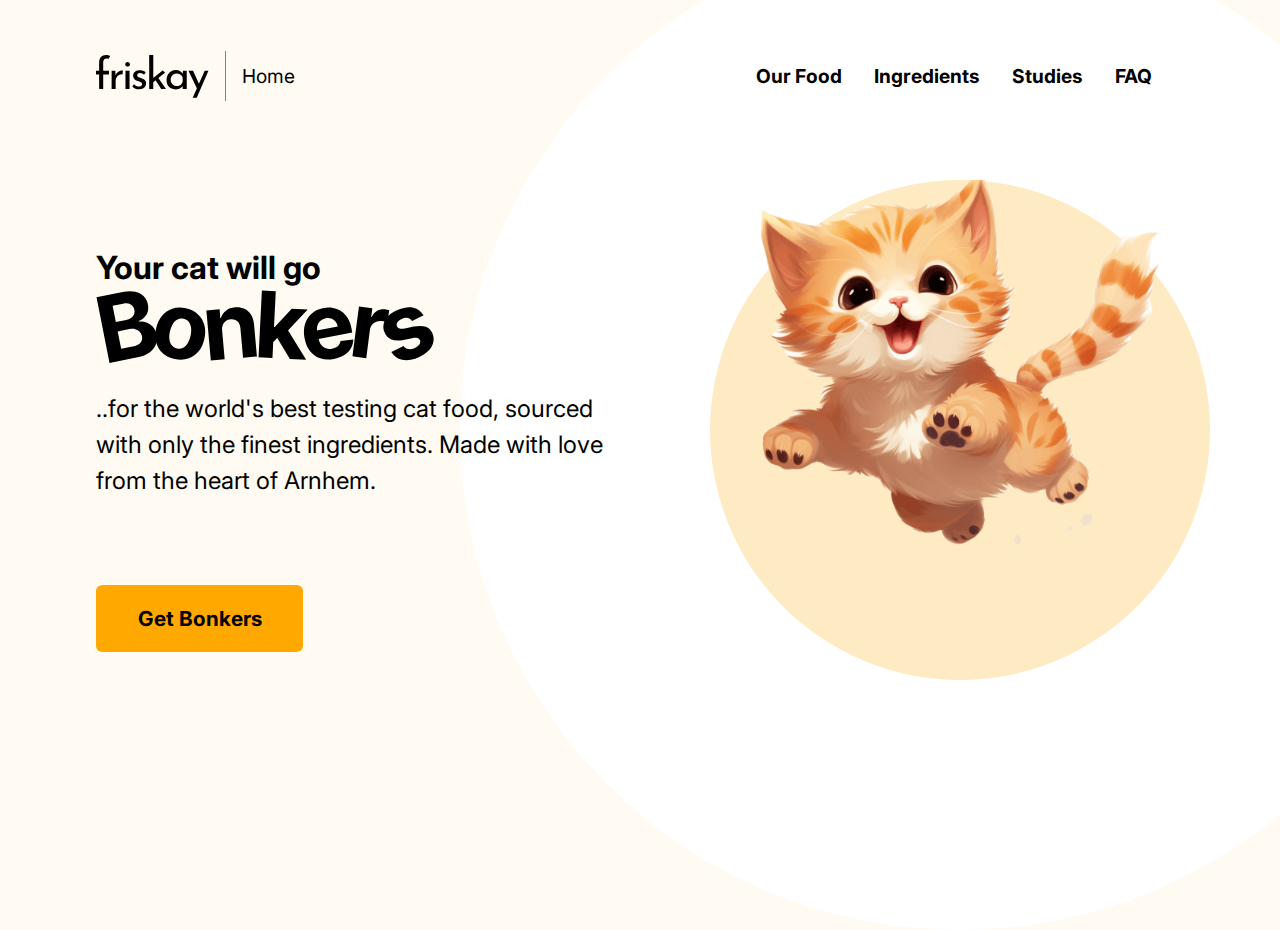
<file: index.html>
<!DOCTYPE html>
<html lang="en">
<head>
    <meta charset="UTF-8">
    <meta name="viewport" content="width=device-width, initial-scale=1.0">
    <title>Kitty web</title>
    <link rel="preconnect" href="https://fonts.googleapis.com">
    <link rel="preconnect" href="https://fonts.gstatic.com" crossorigin>
    <link href="https://fonts.googleapis.com/css2?family=Inter:ital,opsz,wght@0,14..32,100..900;1,14..32,100..900&display=swap" rel="stylesheet">
    <link rel="stylesheet" href="/CatfoodCSSPrac/css/main.css">
</head>
<body>

    <div class="wrap">
        <header>
            <div class="header-left">
                <img src="/CatfoodCSSPrac/assets/images/logo.svg">
                <div class="divider hide-mobile"></div>
                <a href="#" class="home hide-mobile">Home</a>
            </div>

            <nav>
                <a href="#" class="menu-open hide-desktop">
                    <img src="/CatfoodCSSPrac/assets/images/menu.svg" alt="Open menu">
                </a>
                <ul>
                    <li class="hide-desktop">
                        <a href="#" class="menu-close">
                            <img src="/CatfoodCSSPrac/assets/images/close.svg" alt="Close menu">
                        </a>
                    </li>
                    <li><a href="#">Our Food</a></li>
                    <li><a href="#">Ingredients</a></li>
                    <li><a href="#">Studies</a></li>
                    <li><a href="#">FAQ</a></li>
                </ul>
            </nav>
        </header>

        <main>
            <h1>Your cat will go <img src="/CatfoodCSSPrac/assets/images/bonkers.svg" alt="Text that says bonkers"></h1>
            <p class="subhead">
                ..for the world's best testing cat food,
                sourced with only the finest ingredients.
                Made with love from the heart of Arnhem.
            </p>
            <a href="#" class="primary-cta">Get Bonkers</a>
        </main>

        <div class="cat-container">
            <div class="cat">
                <img src="/CatfoodCSSPrac/assets/images/cat.png" alt="Cat illustration">
                <div class="inner-circle"></div>
                <div class="outer-circle"></div>
            </div>
        </div>
    </div>

    <script>

        const menu = document.querySelector('nav ul');
        const menuBtn = document.querySelector('.menu-open');
        const closeBtn = document.querySelector('.menu-close');

        menuBtn.addEventListener('click', () => {
            menu.classList.add('open')
        })

        closeBtn.addEventListener('click', () => {
            menu.classList.remove('open')
        })

    </script>
</body>
</html>
</file>
<file: CatfoodCSSPrac/css/main.css>
*{
    box-sizing: border-box;
}

.hide-mobile{
    display: none;
}

body{
    background-color: #fffbf3;
    margin: 0;
    font-family: 'Inter';
}

.wrap {
    margin: 2em;
}

header {
    display: flex;
    justify-content: space-between;
}

nav ul {
    background-color: white;
    position: fixed;
    z-index: 999;
    top: 0;
    right: 0;
    height: 100vh;
    margin: 0;
    list-style: none;
    width: 40%;
    text-align: right;
    padding: 2em;
    transform: translateX(100%);
    transition: transform 0.5s ease-in-out;

    li{
        margin: 2em 0;

        &:nth-of-type(1){
            margin-bottom: 4em;
        }

        a{
            color: black;
            text-decoration: none;
            font-weight: bold;
            font-size: 2rem;

            &:hover{
                color: #cb8700;
            }
        }
    }
}

.open{
    transform: translateX(0%);
}

h1, p {
    text-align: center ;
}

h1 {
    margin-top: 3em;

    img{
        display: block;
        margin: 0 auto;
    }
}

p {
    font-size: 1.5rem;
    line-height: 1.5;
}

a.primary-cta{
    background: #FFA800;
    padding: 1em;
    width: 100%;
    display: block;
    text-align: center;
    text-decoration: none;
    font-weight: bold;
    font-size: 1.3rem;
    color: black;
    border-radius: .3em;
    margin-top: 3em;
}

.cat{
    position: relative;
    height: 500px;
    width: 100%;
    margin-top: 3em;

    img{
        width: 70%;
        position: absolute;
        left: 50%;
        transform: translateX(-50%);
    }

    .inner-circle, .outer-circle{
        position: absolute;
        border-radius: 50%;
        left: 50%;
        top: 50%;
        transform: translate(-50%, -50%);
    }

    .inner-circle{
        background: #FFEBC3;
        width: 300px;
        height: 300px;
        z-index: -1;
    }

    .outer-circle{
        background: white;
        width: 500px;
        height: 500px;
        z-index: -2;
    }
}

@media (min-width: 798px){
    .wrap{
        margin: 0 4em;
    }

    .hide-desktop{
        display: none;
    }

    .hide-mobile{
        display: block;
    }

    .header-left{
        display: flex;
        justify-content: space-between;
        align-items: center;
        gap: 1em;

        .divider{
            height: 50px;
            width: 1px;
            border-right: 1px solid gray;
        }

        a{
            text-decoration: none;
            color: black;
            font-size: 1.2rem;
        }
    }

    nav ul {
        position: unset;
        background: none;
        display: flex;
        gap: 2em;
        height: auto;
        width: auto;
        transform: translateX(0%);

        li a {
            font-size: 1.2rem;
        }
    }
}

@media (min-width: 950px){
    h1, p {
        text-align: left;
    }

    h1 img{
        margin: 0;
    }

    main {
        width: 50%;
    }

    .cat{
        margin-top: 0;

        .inner-circle{
            width: 500px;
            height: 500px;
        }

        .outer-circle{
            width:1000px;
            height: 1000px;
        }
    }

    .cat-container{
        position: absolute;
        z-index: -1;
        width: 50%;
        top: 20%;
        right: 0;
    }
}

@media (min-width: 1200px){
    .wrap{
        margin: 0 aut;
        padding: 0 2em;
        max-width: 1200px;
    }

    a.primary-cta{
        display: inline-block;
        width: auto;
        padding: 1em 2em;
    }

    .cat{
        position: relative;

        img{
            max-width: 400px;
            left: 50%;
        }
    }
}
</file>
